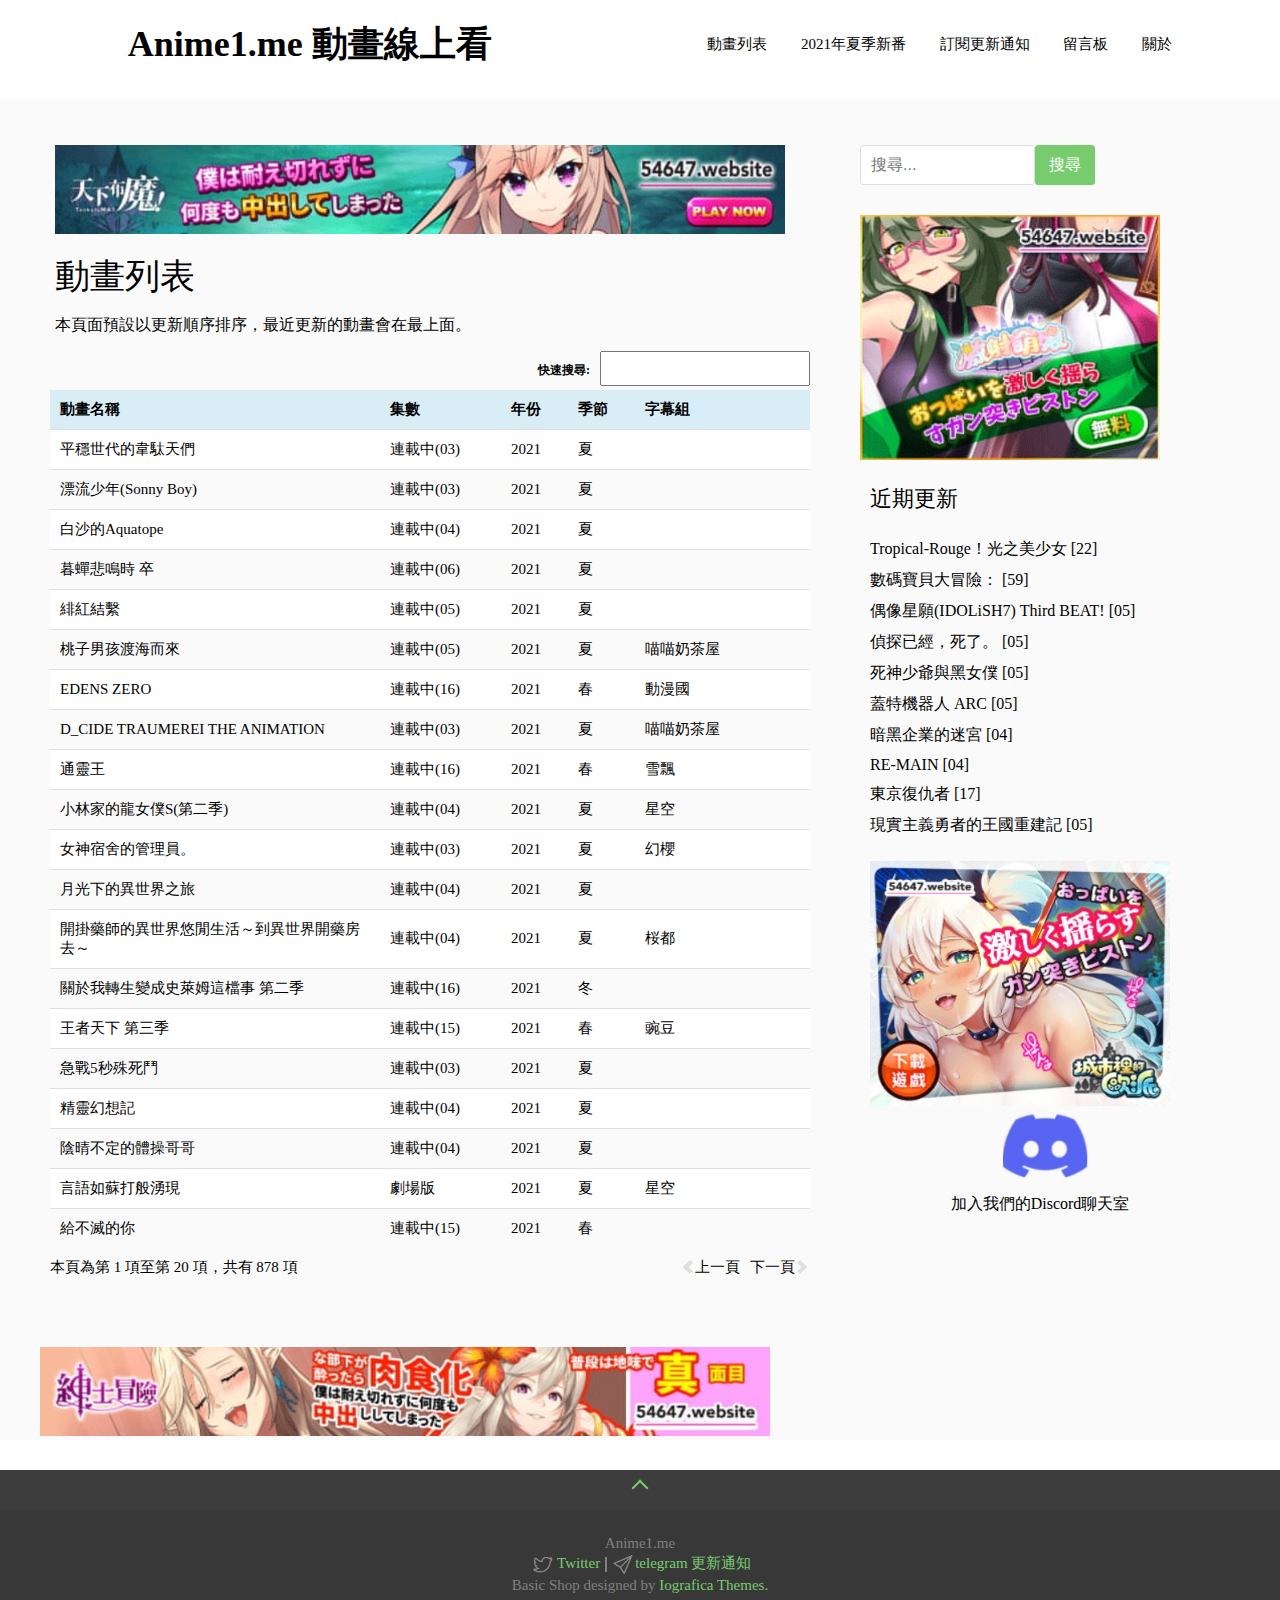
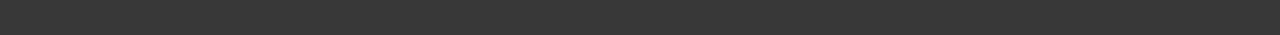
<file: Anime1.me.html>
<!DOCTYPE html>
<html lang="en">
<link href="css/Anime1.me.css" rel="stylesheet">

<head>
    <meta charset="UTF-8">
    <title>Anime1.me.動畫線上看 – 上百部動漫免費線上看</title>
    <meta name="viewport" content="width=device-width; initial-scale=1.0">
</head>

<body>
    <div class="wrapper">
        <header>
            <ul>
                <div class="left">
                    <li>
                        <a href="https://anime1.me/">Anime1.me 動畫線上看</a>
                    </li>
                </div>
                <div class="right">
                    <li>
                        <a href="https://anime1.me/">動畫列表</a>
                    </li>
                    <li>
                        <a href="https://anime1.me/2021%e5%b9%b4%e5%a4%8f%e5%ad%a3%e6%96%b0%e7%95%aa">2021年夏季新番</a>
                    </li>
                    <li>
                        <a href="https://anime1.me/notify/">訂閱更新通知</a>
                    </li>
                    <li>
                        <a href="https://anime1.me/%e7%95%99%e8%a8%80%e6%9d%bf">留言板</a>
                    </li>
                    <li>
                        <a href="https://anime1.me/%e7%95%99%e8%a8%80%e6%9d%bf">關於</a>
                    </li>
                </div>
            </ul>
        </header>
        <div class="content">
            <div class="left">
                <ul>
                    <div class="left-in">
                        <li><img src="image/Anime1/p1.jpg"></li>
                        <li class="p1">動畫列表</li>
                        <li class="p2">本頁面預設以更新順序排序，最近更新的動畫會在最上面。</li>
                    </div>
                    <div class="left-in">
                        <div class="search">
                            <label for="search">快速搜尋: </label>
                            <input type="text" placeholder="" name="search" class="search_bar">
                        </div>
                    </div>
                    <table>
                        <thead>
                            <tr>
                                <th>動畫名稱</th>
                                <th>集數</th>
                                <th>年份</th>
                                <th>季節</th>
                                <th>字幕組</th>
                            </tr>
                        </thead>
                        <tbody>
                            <tr>
                                <td>
                                    <a href="https://anime1.me/category/2021%e5%b9%b4%e5%a4%8f%e5%ad%a3/%e5%b9%b3%e7%a9%a9%e4%b8%96%e4%bb%a3%e7%9a%84%e9%9f%8b%e9%a7%84%e5%a4%a9%e5%80%91">平穩世代的韋駄天們</a>
                                </td>
                                <td>連載中(03)</td>
                                <td>2021</td>
                                <td colspan="2">夏</td>
                            </tr>
                            <tr>
                                <td>
                                    <a href="https://anime1.me/category/2021%e5%b9%b4%e5%a4%8f%e5%ad%a3/sonny-boy">漂流少年(Sonny Boy)</a>
                                </td>
                                <td>連載中(03)</td>
                                <td>2021</td>
                                <td colspan="2">夏</td>
                            </tr>
                            <tr>
                                <td>
                                    <a href="https://anime1.me/category/2021%e5%b9%b4%e5%a4%8f%e5%ad%a3/%e7%99%bd%e6%b2%99%e7%9a%84aquatope">白沙的Aquatope</a>
                                </td>
                                <td>連載中(04)</td>
                                <td>2021</td>
                                <td colspan="2">夏</td>
                            </tr>
                            <tr>
                                <td>
                                    <a href="https://anime1.me/category/2021%e5%b9%b4%e5%a4%8f%e5%ad%a3/%e6%9a%ae%e8%9f%ac%e6%82%b2%e9%b3%b4%e6%99%82-%e5%8d%92">暮蟬悲鳴時 卒</a>
                                </td>
                                <td>連載中(06)</td>
                                <td>2021</td>
                                <td colspan="2">夏</td>
                            </tr>
                            <tr>
                                <td>
                                    <a href="https://anime1.me/category/2021%e5%b9%b4%e5%a4%8f%e5%ad%a3/%e7%b7%8b%e7%b4%85%e7%b5%90%e7%b9%ab">緋紅結繫</a>
                                </td>
                                <td>連載中(05)</td>
                                <td>2021</td>
                                <td colspan="2">夏</td>
                            </tr>
                            <tr>
                                <td>
                                    <a href="https://anime1.me/category/2021%e5%b9%b4%e5%a4%8f%e5%ad%a3/%e6%a1%83%e5%ad%90%e7%94%b7%e5%ad%a9%e6%b8%a1%e6%b5%b7%e8%80%8c%e4%be%86">桃子男孩渡海而來</a>
                                </td>
                                </td>
                                <td>連載中(05)</td>
                                <td>2021</td>
                                <td>夏</td>
                                <td>喵喵奶茶屋</td>
                            </tr>
                            <tr>
                                <td>
                                    <a href="https://anime1.me/category/2021%e5%b9%b4%e6%98%a5%e5%ad%a3/edens-zero">EDENS ZERO</a>
                                </td>
                                <td>連載中(16)</td>
                                <td>2021</td>
                                <td>春</td>
                                <td>動漫國</td>
                            </tr>
                            <tr>
                                <td><a href="https://anime1.me/category/2021%e5%b9%b4%e5%a4%8f%e5%ad%a3/d-cide-traumerei">D_CIDE TRAUMEREI THE ANIMATION</a></td>
                                <td>連載中(03)</td>
                                <td>2021</td>
                                <td>夏</td>
                                <td>喵喵奶茶屋</td>
                            </tr>
                            <tr>
                                <td><a href="https://anime1.me/category/2021%e5%b9%b4%e6%98%a5%e5%ad%a3/%e9%80%9a%e9%9d%88%e7%8e%8b">通靈王</a></td>
                                <td>連載中(16)</td>
                                <td>2021</td>
                                <td>春</td>
                                <td>雪飄</td>
                            </tr>
                            <tr>
                                <td><a href="https://anime1.me/category/2021%e5%b9%b4%e5%a4%8f%e5%ad%a3/%e5%b0%8f%e6%9e%97%e5%ae%b6%e7%9a%84%e9%be%8d%e5%a5%b3%e5%83%95s">小林家的龍女僕S(第二季)</a></td>
                                <td>連載中(04)</td>
                                <td>2021</td>
                                <td>夏</td>
                                <td>星空</td>
                            </tr>
                            <tr>
                                <td><a href="https://anime1.me/category/2021%e5%b9%b4%e5%a4%8f%e5%ad%a3/%e5%a5%b3%e7%a5%9e%e5%ae%bf%e8%88%8d%e7%9a%84%e7%ae%a1%e7%90%86%e5%93%a1">女神宿舍的管理員。</a></td>
                                <td>連載中(03)</td>
                                <td>2021</td>
                                <td>夏</td>
                                <td>幻櫻</td>
                            </tr>
                            <tr>
                                <td><a href="https://anime1.me/category/2021%e5%b9%b4%e5%a4%8f%e5%ad%a3/%e6%9c%88%e5%85%89%e4%b8%8b%e7%9a%84%e7%95%b0%e4%b8%96%e7%95%8c%e4%b9%8b%e6%97%85">月光下的異世界之旅</a></td>
                                <td>連載中(04)</td>
                                <td>2021</td>
                                <td colspan="2">夏</td>
                            </tr>
                            <tr>
                                <td><a href="https://anime1.me/category/2021%e5%b9%b4%e5%a4%8f%e5%ad%a3/%e9%96%8b%e6%8e%9b%e8%97%a5%e5%b8%ab%e7%9a%84%e7%95%b0%e4%b8%96%e7%95%8c%e6%82%a0%e9%96%92%e7%94%9f%e6%b4%bb">開掛藥師的異世界悠閒生活～到異世界開藥房去～</a></td>
                                <td>連載中(04)</td>
                                <td>2021</td>
                                <td>夏</td>
                                <td>桜都</td>
                            </tr>
                            <tr>
                                <td><a href="https://anime1.me/category/2021%e5%b9%b4%e5%86%ac%e5%ad%a3/%e9%97%9c%e6%96%bc%e6%88%91%e8%bd%89%e7%94%9f%e8%ae%8a%e6%88%90%e5%8f%b2%e8%90%8a%e5%a7%86%e9%80%99%e6%aa%94%e4%ba%8b-%e7%ac%ac%e4%ba%8c%e5%ad%a3">關於我轉生變成史萊姆這檔事 第二季</a></td>
                                <td>連載中(16)</td>
                                <td>2021</td>
                                <td colspan="2">冬</td>
                            </tr>
                            <tr>
                                <td><a href="https://anime1.me/category/2021%e5%b9%b4%e6%98%a5%e5%ad%a3/%e7%8e%8b%e8%80%85%e5%a4%a9%e4%b8%8b-%e7%ac%ac%e4%b8%89%e5%ad%a3">王者天下 第三季</a></td>
                                <td>連載中(15)</td>
                                <td>2021</td>
                                <td>春</td>
                                <td>豌豆</td>
                            </tr>
                            <tr>
                                <td><a href="https://anime1.me/category/2021%e5%b9%b4%e5%a4%8f%e5%ad%a3/%e6%80%a5%e6%88%b05%e7%a7%92%e6%ae%8a%e6%ad%bb%e9%ac%a5">急戰5秒殊死鬥</a></td>
                                <td>連載中(03)</td>
                                <td>2021</td>
                                <td colspan="2">夏</td>
                            </tr>
                            <tr>
                                <td><a href="https://anime1.me/category/2021%e5%b9%b4%e5%a4%8f%e5%ad%a3/%e7%b2%be%e9%9d%88%e5%b9%bb%e6%83%b3%e8%a8%98">精靈幻想記</a></td>
                                <td>連載中(04)</td>
                                <td>2021</td>
                                <td colspan="2">夏</td>
                            </tr>
                            <tr>
                                <td><a href="https://anime1.me/category/2021%e5%b9%b4%e5%a4%8f%e5%ad%a3/%e9%99%b0%e6%99%b4%e4%b8%8d%e5%ae%9a%e7%9a%84%e9%ab%94%e6%93%8d%e5%93%a5%e5%93%a5">陰晴不定的體操哥哥</a></td>
                                <td>連載中(04)</td>
                                <td>2021</td>
                                <td colspan="2">夏</td>
                            </tr>
                            <tr>
                                <td><a href="https://anime1.me/category/2021%e5%b9%b4%e5%a4%8f%e5%ad%a3/%e8%a8%80%e8%aa%9e%e5%a6%82%e8%98%87%e6%89%93%e8%88%ac%e6%b9%a7%e7%8f%be">言語如蘇打般湧現</a></td>
                                <td>劇場版</td>
                                <td>2021</td>
                                <td>夏</td>
                                <td>星空</td>
                            </tr>
                            <tr>
                                <td><a href="https://anime1.me/category/2021%e5%b9%b4%e6%98%a5%e5%ad%a3/%e7%b5%a6%e4%b8%8d%e6%bb%85%e7%9a%84%e4%bd%a0">給不滅的你</a></td>
                                <td>連載中(15)</td>
                                <td>2021</td>
                                <td colspan="2">春</td>
                            </tr>
                        </tbody>
                        <tfoot>
                            <tr>
                                <td colspan="4">本頁為第 1 項至第 20 項，共有 878 項</td>
                                <td>
                                    <p><i class="left-arrow"></i>上一頁</p>
                                    <p>下一頁<i class="right-arrow"></i></p>
                                </td>
                            </tr>
                        </tfoot>
                    </table>
                    <div class="left-in">
                        <li><img src="image/Anime1/p2.jpg" class="p2"></li>
                    </div>
                </ul>
            </div>
            <div class="right">
                <div class="search_2">
                    <input type="text" placeholder="搜尋..." class="search_bar2">
                    <input type="button" value="搜尋" class="button">
                </div>
                <div class="right-in">
                    <img src="image/Anime1/p3.jpg" class="p3">
                </div>
                <div class="right-in">
                    <ul>
                        <p>近期更新</p>
                        <li>
                            <a href="https://anime1.me/15690">Tropical-Rouge！光之美少女 [22]</a>
                        </li>
                        <li>
                            <a href="https://anime1.me/15689">數碼寶貝大冒險： [59]</a>
                        </li>
                        <li>
                            <a href="https://anime1.me/15688">偶像星願(IDOLiSH7) Third BEAT! [05]</a>
                        </li>
                        <li>
                            <a href="https://anime1.me/15687">偵探已經，死了。 [05]</a>
                        </li>
                        <li>
                            <a href="https://anime1.me/15686">死神少爺與黑女僕 [05]</a>
                        </li>
                        <li>
                            <a href="https://anime1.me/15685">蓋特機器人 ARC [05]</a>
                        </li>
                        <li>
                            <a href="https://anime1.me/15684">暗黑企業的迷宮 [04]</a>
                        </li>
                        <li>
                            <a href="https://anime1.me/15683">RE-MAIN [04] </a>
                        </li>
                        <li>
                            <a href="https://anime1.me/15682">東京復仇者 [17]</a>
                        </li>
                        <li>
                            <a href="https://anime1.me/15680">現實主義勇者的王國重建記 [05]</a>
                        </li>
                    </ul>
                </div>
                <div class="right-in">
                    <img src="image/Anime1/p4.jpg" class="p4">
                </div>
                <div class="right-in">
                    <a><img src="image/Anime1/p5.jpg" class="p5"></a>
                    <a>加入我們的Discord聊天室</a>
                </div>
            </div>
        </div>
        <footer>
            <div class="footer-in">
                <a><i class="up-arrow"></i></a>
            </div>
            <div class="footer-in">
                <p>Anime1.me</p>
                <div class="media">
                    <p>
                        <a href="https://twitter.com/Anime1Me"><img src="image/Anime1/twitter.jpg"> Twitter</a>
                        <hr>
                        <a href="https://t.me/anime1notify"><img src="image/Anime1/telegram.jpg">telegram 更新通知</a>
                    </p>
                </div>
                <p>Basic Shop designed by <a href="https://iograficathemes.com/">Iografica Themes.</a></p>
            </div>
        </footer>
    </div>
</body>

</html>
</file>
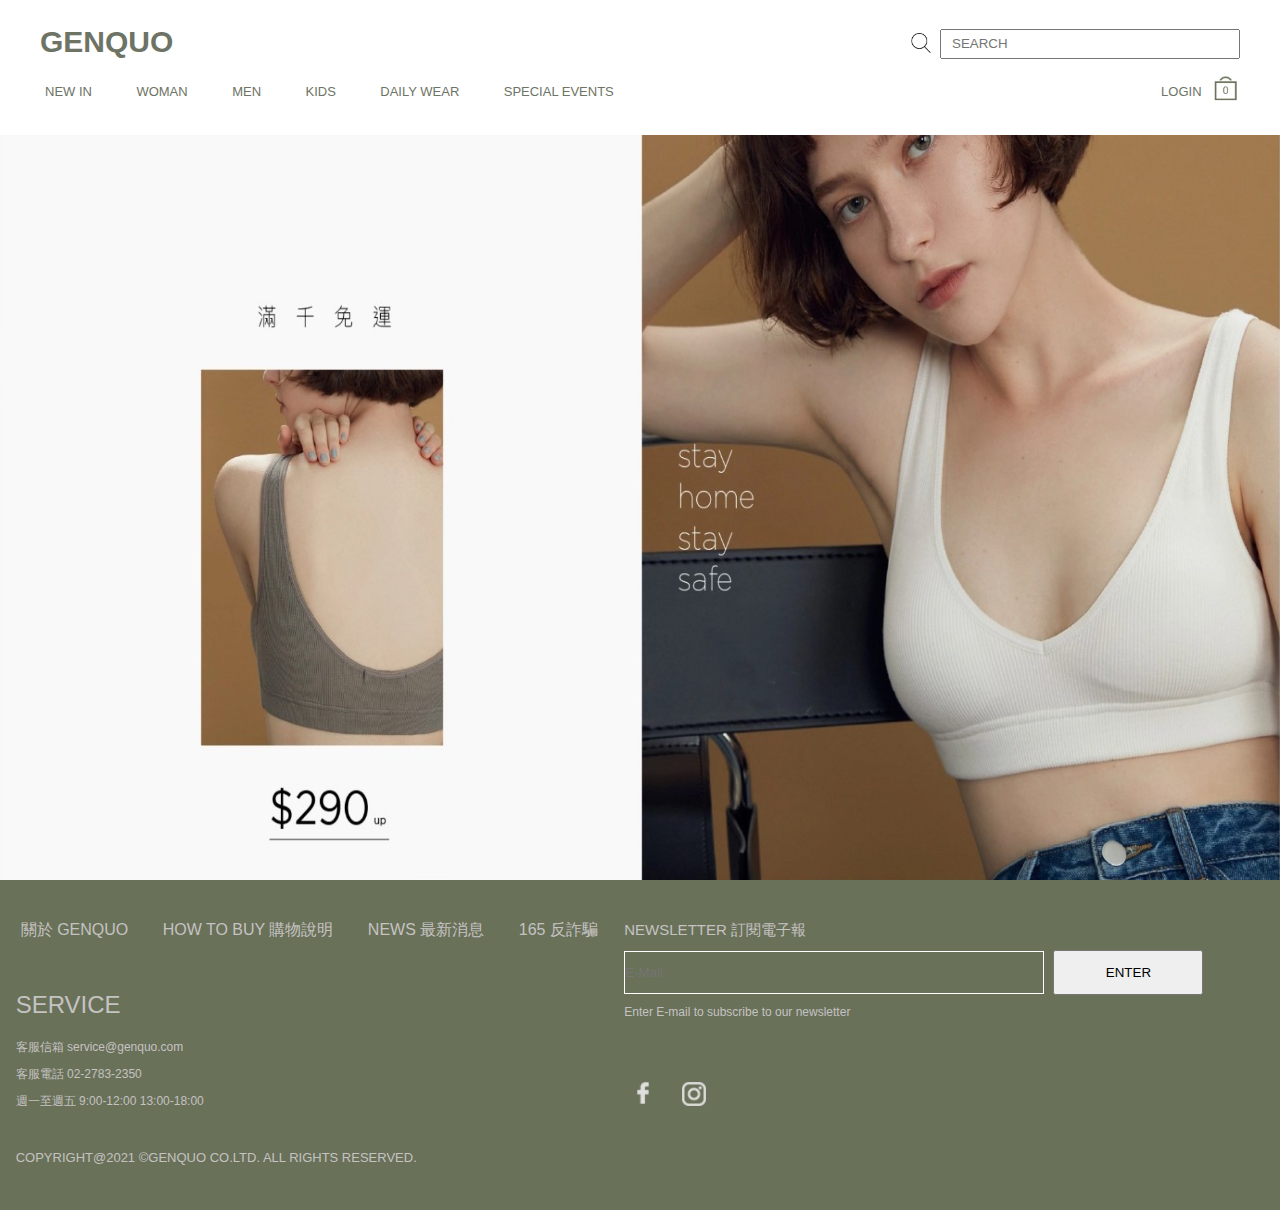
<file: GENQUO.html>
<!DOCTYPE html>
<html lang="en">
<link href="css/GENQUO.css" rel="stylesheet">

<head>
    <meta charset="UTF-8">
    <title>GENQUO微日慢著love & beloved</title>
    <meta name="viewport" content="width=device-width; initial-scale=1.0">
</head>

<body>
    <div class="wrapper">
        <header>
            <div class="banner">
                <div class="banner_left">
                    <a href="https://www.genquo.com/zh-tw/">GENQUO</a>
                </div>
                <div class="banner_right">
                    <a><img src="image/GENQUO/search.png"></a>
                    <input type="text" placeholder="SEARCH" class="search_bar">
                </div>
            </div>
            <nav>
                <ul>
                    <div class="n_left">
                        <li><a href="https://www.genquo.com/zh-tw/recent">NEW IN</a></li>
                        <li><a href="https://www.genquo.com/zh-tw/category/women">WOMAN</a></li>
                        <li><a href="https://www.genquo.com/zh-tw/category/men">MEN</a></li>
                        <li><a href="https://www.genquo.com/zh-tw/category/kids">KIDS</a></li>
                        <li><a href="https://www.genquo.com/zh-tw/mag">DAILY WEAR</a></li>
                        <li><a href="https://www.genquo.com/zh-tw/category/women/specialplan">SPECIAL EVENTS</a></li>
                    </div>
                    <div class="n_right">
                        <li>
                            <a href="">LOGIN</a>
                        </li>
                        <img src="image/GENQUO/shopping-bag.jpg">
                    </div>
                </ul>
            </nav>
        </header>
        <div class="content">
            <div class="content-in">
                <img src="image/GENQUO/img.jpg">
            </div>
        </div>
        <footer>
            <div class="footer-in">
                <div class="f_left">
                    <ul>
                        <div class="left-top">
                            <li>
                                <a href="https://www.genquo.com/zh-tw/about#0">關於 GENQUO</a>
                            </li>
                            <li>
                                <a href="https://www.genquo.com/zh-tw/notice#0-0">HOW TO BUY 購物說明</a>
                            </li>
                            <li>
                                <a href="https://www.genquo.com/zh-tw/news">NEWS 最新消息</a>
                            </li>
                            <li>
                                <a href="https://www.genquo.com/zh-tw/news/2">165 反詐騙</a>
                            </li>
                        </div>
                        <div class="left-middle">
                            <li>SERVICE</li>
                            <li>客服信箱 service@genquo.com</li>
                            <li>客服電話 02-2783-2350</li>
                            <li>週一至週五 9:00-12:00 13:00-18:00</li>
                        </div>
                        <div class="left-bottom">
                            <li>COPYRIGHT@2021 ©GENQUO CO.LTD. ALL RIGHTS RESERVED.</li>
                        </div>
                    </ul>
                </div>
                <div class="f_right">
                    <ul>
                        <div class="right-top">
                            <li>NEWSLETTER 訂閱電子報</li>
                        </div>
                        <div class="right-middle">
                            <input type="text" placeholder="E-Mail" class="email">
                            <input type="submit" value="ENTER" class="enter">
                            <li>Enter E-mail to subscribe to our newsletter</li>
                        </div>
                        <div class="right-bottom">
                            <img src="image/GENQUO/fb.jpg">
                            <img src="image/GENQUO/ig.jpg">
                        </div>
                    </ul>
                </div>
            </div>
        </footer>
    </div>
</body>

</html>
</file>
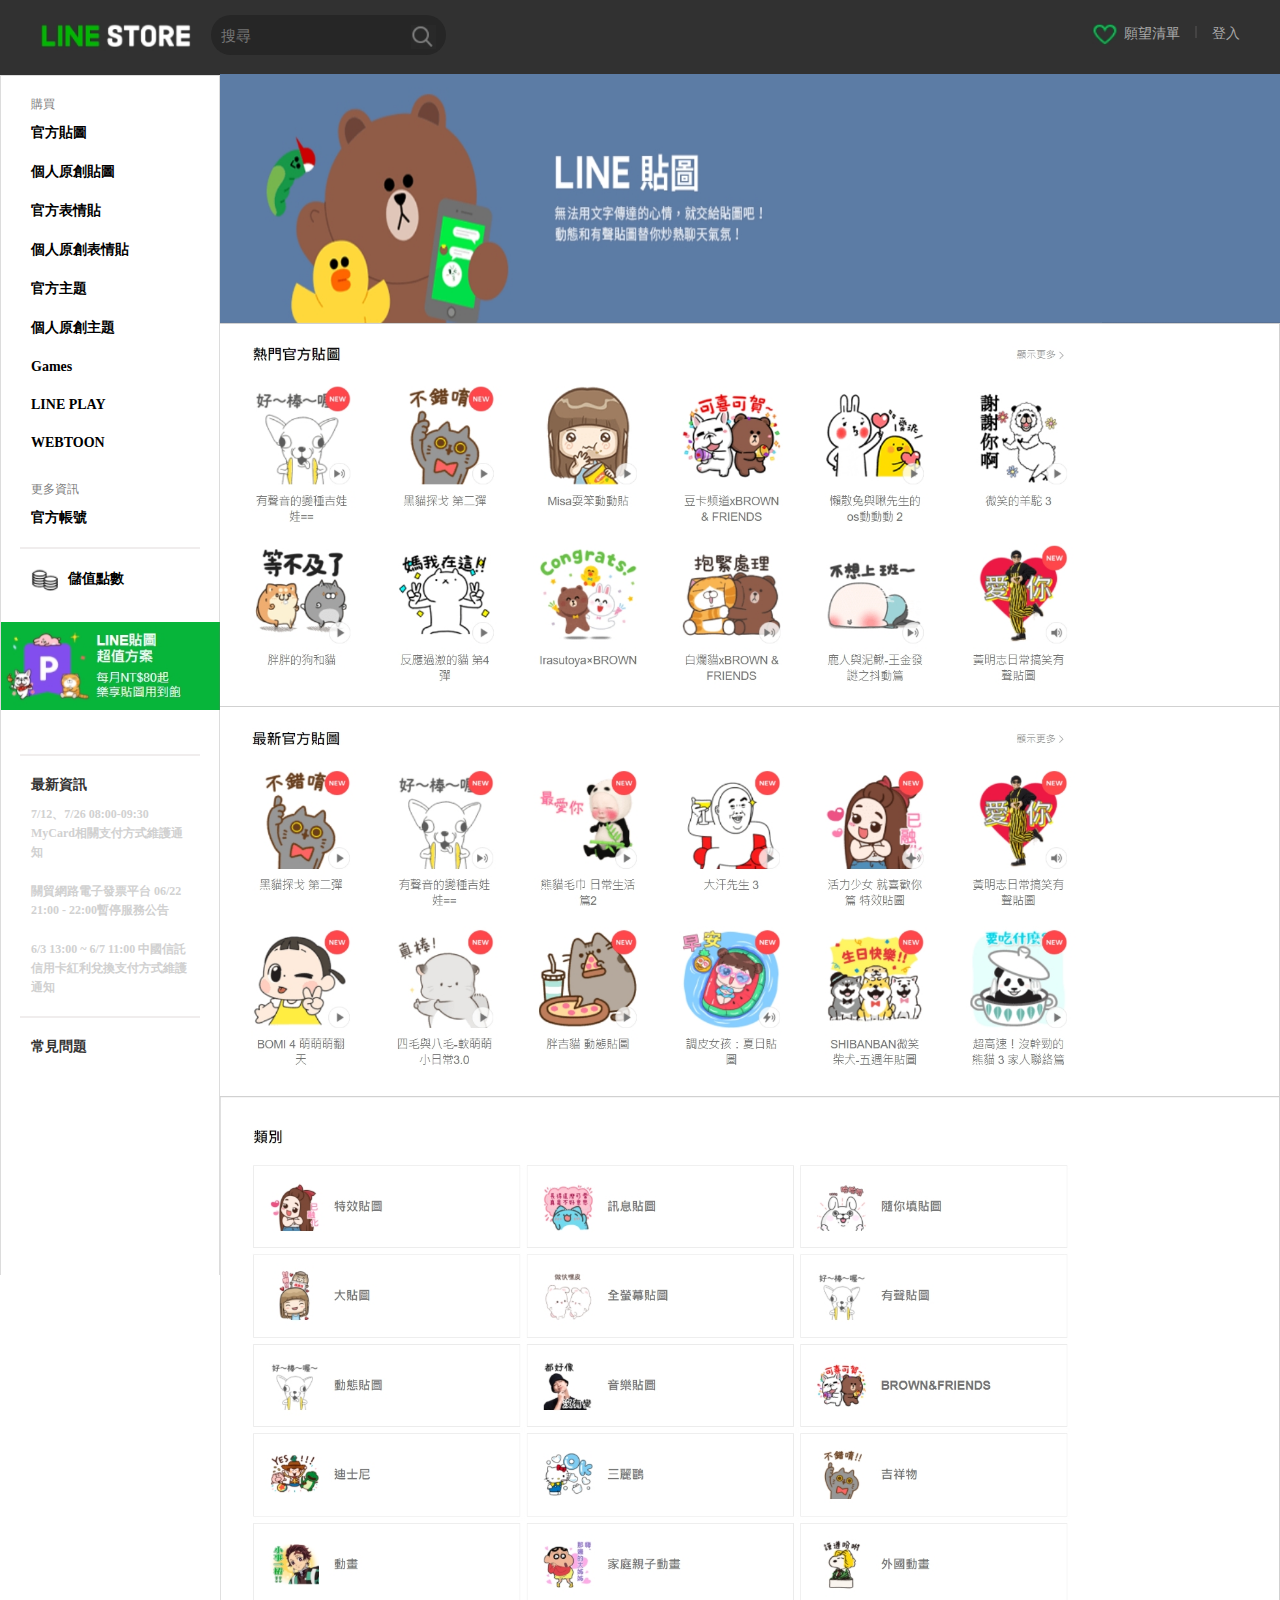
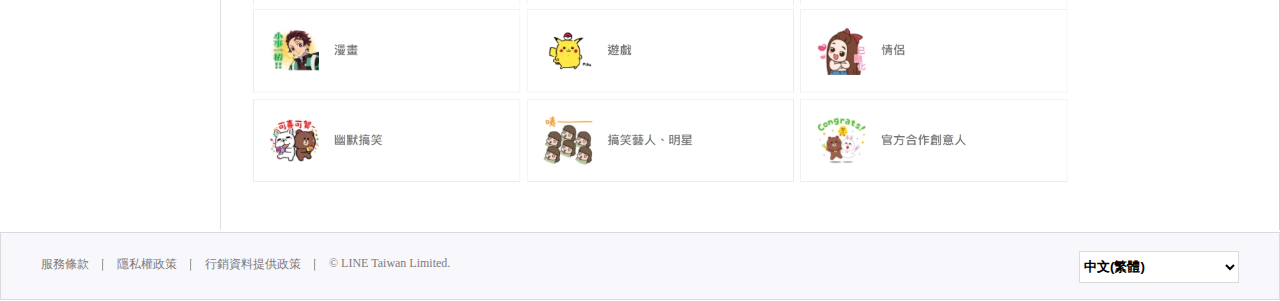
<file: LINE Sticker.html>
<!DOCTYPE html>
<html lang="en">
<link href="css/LINE Sticker.css" rel="stylesheet">

<head>
    <meta charset="UTF-8">
    <title>LINE官方貼圖 - 最夯最新的貼圖 | LINE STORE</title>
    <meta name="viewport" content="width=device-width; initial-scale=1.0">
</head>

<body>
    <div class="wrapper">
        <header>
            <ul>
                <div class="left">
                    <li>
                        <a href="https://store.line.me/home/zh-Hant"><img src="image/LINE/LINE Store.jpg" class="linestore"></a>
                    </li>
                    <li><input type="text" placeholder="搜尋" class="search_bar"></li>
                    <li><img src="image/LINE/search.jpg" class="search"></li>
                </div>
                <div class="right">
                    <li><img src="image/LINE/list.jpg" class="list"><a href="https://access.line.me/oauth2/v2.1/login?loginState=pjOl114CnR0Trhi6paBe8K&loginChannelId=1376922440&returnUri=%2Foauth2%2Fv2.1%2Fauthorize%2Fconsent%3Fscope%3Dprofile%2Bfriends%2Bmessage.write%2Badd_own_official_accounts%26response_type%3Dcode%26code_challenge_method%3DS256%26state%3DyZShhtgoIh%26redirect_uri%3Dhttps%253A%252F%252Fstore.line.me%252FloginResult%253Ffid%253D19bbb3c3%26code_challenge%3D5TGg8huJJyy_nl17z3vvZ7Q4nxSoG5zDjxkimvJCrsg%26client_id%3D1376922440#/">願望清單</a></li>
                    <hr>
                    <li><a href="https://access.line.me/oauth2/v2.1/login?loginState=pjOl114CnR0Trhi6paBe8K&loginChannelId=1376922440&returnUri=%2Foauth2%2Fv2.1%2Fauthorize%2Fconsent%3Fscope%3Dprofile%2Bfriends%2Bmessage.write%2Badd_own_official_accounts%26response_type%3Dcode%26code_challenge_method%3DS256%26state%3DyZShhtgoIh%26redirect_uri%3Dhttps%253A%252F%252Fstore.line.me%252FloginResult%253Ffid%253D19bbb3c3%26code_challenge%3D5TGg8huJJyy_nl17z3vvZ7Q4nxSoG5zDjxkimvJCrsg%26client_id%3D1376922440#/">登入</a></li>
                </div>
            </ul>
        </header>
        <div class="w_content">
            <div class="sidebar">
                <ul>
                    <li>購買</li>
                    <li>
                        <a href="https://store.line.me/stickershop/home/general/zh-Hant">官方貼圖</a>
                    </li>
                    <li>
                        <a href="https://store.line.me/stickershop/home/user/zh-Hant">個人原創貼圖</a>
                    </li>
                    <li>
                        <a href="https://store.line.me/emojishop/home/general/zh-Hant">官方表情貼</a>
                    </li>
                    <li>
                        <a href="https://store.line.me/emojishop/home/creators/zh-Hant">個人原創表情貼</a>
                    </li>
                    <li>
                        <a href="https://store.line.me/themeshop/home/zh-Hant">官方主題</a>
                    </li>
                    <li>
                        <a href="https://store.line.me/themeshop/home/creators/zh-Hant">個人原創主題</a>
                    </li>
                    <li>
                        <a href="https://store.line.me/game/zh-Hant">Games</a>
                    </li>
                    <li>
                        <a href="https://store.line.me/family/play/zh-Hant">LINE PLAY</a>
                    </li>
                    <li>
                        <a href="https://store.line.me/naver/webtoon/zh-Hant">WEBTOON</a>
                    </li>
                </ul>
                <ul>
                    <li>更多資訊</li>
                    <li>
                        <a href="https://store.line.me/officialaccount/zh-Hant">官方帳號</a>
                    </li>
                </ul>
                <hr>
                <ul>
                    <li><img src="image/LINE/point.jpg" class="point">
                        <a href="https://access.line.me/oauth2/v2.1/login?loginState=pjOl114CnR0Trhi6paBe8K&loginChannelId=1376922440&returnUri=%2Foauth2%2Fv2.1%2Fauthorize%2Fconsent%3Fscope%3Dprofile%2Bfriends%2Bmessage.write%2Badd_own_official_accounts%26response_type%3Dcode%26code_challenge_method%3DS256%26state%3DyZShhtgoIh%26redirect_uri%3Dhttps%253A%252F%252Fstore.line.me%252FloginResult%253Ffid%253D19bbb3c3%26code_challenge%3D5TGg8huJJyy_nl17z3vvZ7Q4nxSoG5zDjxkimvJCrsg%26client_id%3D1376922440#/">儲值點數</a>
                    </li>
                    <li>
                        <a href="https://store.line.me/stickers-premium/landing/zh-Hant"><img src="image/LINE/point_2.jpg" class="point_2"></a>
                    </li>
                </ul>
                <hr>
                <ul class="ul">
                    <li>
                        <a href="https://store.line.me/notice/list/zh-Hant">最新資訊</a>
                    </li>
                    <li>
                        <a href="https://store.line.me/notice/20169134/zh-Hant">7/12、7/26 08:00-09:30 MyCard相關支付方式維護通知</a>
                    </li>
                    <li>
                        <a href="https://store.line.me/notice/20167365/zh-Hant">關貿網路電子發票平台 06/22 21:00 - 22:00暫停服務公告</a>
                    </li>
                    <li>
                        <a href="https://store.line.me/notice/20166759/zh-Hant">6/3 13:00 ~ 6/7 11:00 中國信託信用卡紅利兌換支付方式維護通知</a>
                    </li>
                </ul>
                <hr>
                <ul class="ul">
                    <li>
                        <a href="https://help.line.me/webstore/web?lang=zh-Hant">常見問題</a>
                    </li>
                </ul>
            </div>
            <div class="content">
                <div class="content-in">
                    <img src="image/LINE/content.jpg" class="content_1">
                </div>
                <div class="content-in">
                    <img src="image/LINE/part1.jpg">
                </div>
                <div class="content-in">
                    <img src="image/LINE/part2.jpg">
                </div>
                <div class="content-in">
                    <img src="image/LINE/part3.jpg">
                </div>
                <div class="content-in">
                    <img src="image/LINE/part4.jpg">
                </div>
            </div>
        </div>
        <footer>
            <ul>
                <div class="left">
                    <li>
                        <a href="https://store.line.me/terms/zh-Hant">服務條款</a>
                    </li>
                    <hr>
                    <li>
                        <a href="https://terms.line.me/line_tw_privacy_policy?lang=zh-Hant">隱私權政策</a>
                    </li>
                    <hr>
                    <li>
                        <a href="https://store.line.me/terms/taiwan_mktpp/zh-Hant">行銷資料提供政策</a>
                    </li>
                    <hr>
                    <li>© LINE Taiwan Limited.</li>
                </div>
                <div class="right">
                    <li>
                        <select class="language">
                            <option value="中文(繁體)">中文(繁體)</option>
                            <option value="中文(簡體)">中文(簡體)</option>
                            <option value="日本語">日本語</option>
                            <option value="English">English</option>
                        </select>
                    </li>
                </div>
            </ul>
        </footer>
    </div>
</body>

</html>
</file>
<file: css/Anime1.me.css>
* {
    box-sizing: border-box;
    -moz-box-sizing: border-box;
    -webkit-box-sizing: border-box;
    margin: 0;
    padding: 0;
}

body {
    font-family: Microsoft JhengHei;
}

.wrapper {
    width: 100%;
    min-width: 1200px;
    height: 100%;
    min-height: 1200px;
}

ul {
    list-style: none;
}

header {
    width: 100%;
    min-width: 1200px;
    height: 100px;
}

header ul {
    display: flex;
    flex-direction: row;
    justify-content: space-around;
    align-items: center;
    padding-top: 20px;
}

header li {
    display: inline;
    margin: 15px;
}

header a,
table a,
.right-in a {
    color: black;
    text-decoration-line: none;
}

header a:hover,
table a:hover,
.right-in a:hover {
    color: rgb(113, 221, 4);
}

header .left a:hover {
    color: black;
}

header .left {
    font-size: 36px;
    font-weight: bolder;
    margin-left: 20px;
}

header .right {
    font-size: 15px;
}

.content {
    width: 100%;
    min-width: 1200px;
    height: 100%;
    min-height: 200px;
    display: flex;
    flex-direction: row;
    justify-content: center;
    background-color: #FAFAFA;
}

.left-in img {
    width: 730px;
}

.content .left {
    width: 800px;
    height: 100%;
    min-height: 200px;
    padding-top: 30px;
    align-items: flex-start;
}

.content .left-in:first-of-type li {
    margin: 15px;
}

.p1 {
    font-size: 35px;
}

.search {
    float: right;
    margin-bottom: 1px;
    margin-right: 30px;
    display: flex;
    align-items: baseline;
}

label {
    font-size: 12px;
    font-weight: 700;
    margin: 10px;
}

.search_bar {
    width: 210px;
    height: 35px;
    padding: 10px;
    font-size: 14px;
    font-weight: 700;
}

table {
    width: 760px;
    border-collapse: collapse;
    font-size: 15px;
    margin-left: 10px;
}

thead {
    text-align: left;
    background-color: #D9EDF6;
    height: 30px;
    border-bottom: 1px solid #dfdfdf;
}

th:hover {
    background-color: rgb(41, 163, 235);
}

tbody tr:hover,
tbody tr:nth-child(odd):hover {
    background-color: rgb(231, 230, 230);
}

th,
td {
    padding: 10px;
}

th:first-of-type {
    width: 330px;
}

tbody tr {
    height: 30px;
    border-bottom: 1px solid #dfdfdf;
}

tbody tr:last-of-type {
    border-bottom: none;
}

tbody tr:nth-child(odd) {
    background-color: white;
}

i {
    border: solid #dfdfdf;
    border-width: 0 4px 4px 0;
    display: inline-block;
    padding: 3px;
}

.right-arrow {
    transform: rotate(-45deg);
    -webkit-transform: rotate(-45deg);
}

.left-arrow {
    transform: rotate(135deg);
    -webkit-transform: rotate(135deg);
}

tfoot td {
    padding: 0px;
    padding-top: 5px;
}

tfoot td:nth-child(2) {
    display: flex;
    float: right;
    flex-direction: row;
}

tfoot td:nth-child(2) p {
    margin: 5px;
}

tfoot td:nth-child(2) p:hover {
    text-decoration: underline;
}

.p2 {
    margin-top: 65px;
}

.content .right {
    width: 400px;
    padding: 20px;
    padding-top: 45px;
}

.search_2 {
    display: flex;
    flex-direction: row;
    align-items: center;
}

.search_2 input {
    font-size: 16px;
}

.search_bar2 {
    height: 40px;
    width: 175px;
    border-radius: 3px;
    padding: 10px;
    border: 0.1px solid #dfdfdf;
}

.button {
    background-color: #77cc6d;
    color: white;
    height: 40px;
    width: 60px;
    margin-left: -0.5px;
    border-radius: 3px;
    border: 0.1px solid #77cc6d;
}

.right-in img {
    width: 300px;
    height: 245px;
}

.right-in p {
    margin-top: 20px;
    margin-bottom: 25px;
    margin-left: 10px;
    font-size: 22px;
}

.right-in li {
    margin: 10px;
}

.p3 {
    margin-top: 30px;
}

.p4 {
    margin-top: 15px;
    margin-left: 10px;
}

.right-in:last-of-type {
    display: flex;
    flex-direction: column;
}

.right-in:last-of-type a {
    text-align: center;
}

.right-in .p5 {
    width: 360px;
    height: 80px;
    margin-left: -40px;
}

footer {
    width: 100%;
    height: 100%;
    min-width: 1200px;
    background-color: #383838;
    text-align: center;
    margin-top: 30px;
}

.footer-in:nth-child(2) {
    height: 100px;
    margin-top: 25px;
    font-size: 15px;
    color: gray;
}

.footer-in i {
    border: solid #77cc6d;
    border-width: 0 2px 2px 0;
    display: inline-block;
    padding: 5px;
}

.up-arrow {
    transform: rotate(-135deg);
    -webkit-transform: rotate(-135deg);
}

.footer-in:first-of-type {
    background-color: #3D3D3D;
    height: 40px;
    text-align: center;
    padding-top: 10px;
}

.media {
    display: flex;
    flex-direction: row;
    justify-content: center;
    align-items: center;
}

.media hr {
    height: 15px;
    border: 0.1px solid;
    margin: 5px;
}

.media img {
    vertical-align: middle;
}

.footer-in:nth-child(2) a {
    color: #77cc6d;
    text-decoration-line: none;
}

.footer-in:nth-child(2) a:hover {
    color: white;
}
</file>
<file: css/GENQUO.css>
* {
    box-sizing: border-box;
    -moz-box-sizing: border-box;
    -webkit-box-sizing: border-box;
    margin: 0;
    padding: 0;
}

body {
    font-family: -apple-system, BlinkMacSystemFont, 'Segoe UI', Roboto, Oxygen, Ubuntu, Cantarell, 'Open Sans', 'Helvetica Neue', sans-serif;
}

.wrapper {
    width: 100%;
    min-width: 1200px;
    height: 100%;
    min-height: 1200px;
}

ul {
    list-style: none;
}

header {
    position: fixed;
    top: 0;
    display: flex;
    flex-direction: column;
    width: 100%;
    min-width: 1200px;
    background-color: white;
    height: 135px;
    z-index: 5;
}

.banner {
    width: 1200px;
    display: flex;
    flex-direction: row;
    justify-content: space-between;
    margin: 0 auto;
    margin-top: 25px;
}

.banner_left a {
    color: #6D7365;
    font-size: 30px;
    font-weight: 600;
    text-decoration-line: none;
}

.banner_right {
    align-items: baseline;
    padding-top: 3px;
}

.banner_right img {
    position: relative;
    top: 5px;
    width: 20px;
    height: 20px;
    margin-right: 5px;
}

.search_bar {
    width: 300px;
    height: 30px;
    padding-left: 10px;
}

nav {
    width: 1200px;
    height: 40px;
    margin: 0 auto;
    margin-top: 15px;
}

.n_right img {
    width: 30px;
    height: 30px;
    margin-bottom: 5px;
    vertical-align: middle;
}

nav ul {
    display: flex;
    flex-direction: row;
    justify-content: space-between;
    align-items: baseline;
    margin-left: -15px;
}

nav li {
    display: inline;
    margin: 20px;
}

.n_right li {
    margin-right: 4px;
}

nav a {
    color: #6D7365;
    text-decoration-line: none;
    font-size: 13px;
}

.content {
    position: relative;
    top: 135px;
    width: 100%;
    min-width: 1200px;
    height: 75px;
    background-color: teal;
}

.content-in img {
    width: 100%;
    min-width: 1200px;
    height: 750px;
}

footer {
    position: relative;
    top: 805px;
    height: 330px;
    background-color: #697159;
}

.footer-in {
    display: flex;
    flex-direction: row;
    align-items: baseline;
    justify-content: space-around;
    width: 100%;
    height: 330px;
    margin: 0 auto;
    padding-top: 40px;
}

.f_left ul {
    display: flex;
    flex-direction: column;
}

.left-top li {
    display: inline;
    margin: 15px;
}

.left-top a {
    color: rgb(197, 194, 194);
    text-decoration-line: none;
}

.left-middle {
    margin-top: 40px;
    font-size: 12px;
    color: rgb(197, 194, 194);
}

.left-middle li {
    margin: 10px;
}

.left-middle li:nth-child(1) {
    font-size: 24px;
    margin-bottom: 20px;
}

.left-bottom {
    margin: 10px;
    margin-top: 30px;
    font-size: 13px;
    color: rgb(197, 194, 194);
}

.f_right {
    width: 650px;
    color: rgb(197, 194, 194);
    font-size: 15px;
}

.right-middle {
    margin-top: 10px;
}

.right-middle li {
    font-size: 12px;
    margin-top: 10px;
}

.email {
    height: 43px;
    width: 420px;
    background-color: #697159;
    border: 0.5px solid white;
}

.enter {
    height: 45px;
    width: 150px;
    margin-left: 5px;
}

.right-bottom {
    margin-top: 50px;
}

.right-bottom img {
    margin: 10px;
}
</file>
<file: css/LINE Sticker.css>
* {
    box-sizing: border-box;
    -moz-box-sizing: border-box;
    -webkit-box-sizing: border-box;
    margin: 0;
    padding: 0;
}

body {
    font-family: Microsoft JhengHei;
}

.wrapper {
    width: 100%;
    min-width: 1200px;
    height: 100%;
    min-height: 1200px;
}

ul {
    list-style: none;
}

header {
    width: 100%;
    min-width: 1200px;
    background-color: #313131;
    height: 75px;
}

header ul {
    display: flex;
    flex-direction: row;
    justify-content: space-between;
    padding: 5px 30px;
}

header li {
    display: inline;
    margin: 10px;
}

header .left,
header .right {
    display: flex;
    flex-direction: row;
    align-items: baseline;
}

header .right {
    margin-top: 8px;
}

header img {
    vertical-align: middle;
}

.linestore {
    height: 28px;
}

.search_bar {
    height: 40px;
    width: 235px;
    padding: 10px;
    background-color: #262626;
    border: none;
    border-radius: 20px;
    font-size: 15px;
}

.search {
    z-index: 5;
    margin-left: -55px;
    height: 24px;
}

.list {
    margin-right: 5px;
    height: 22px;
}

header hr {
    height: 12px;
    border: 0.1px solid;
    color: rgb(68, 67, 67);
    margin: 5px;
}

header a {
    color: darkgrey;
    text-decoration-line: none;
    font-size: 14px;
}

header a:hover,
header a:visited {
    color: darkgrey;
    text-decoration: underline 1px solid;
}

.w_content {
    display: flex;
    flex-direction: row;
    width: 100%;
    min-width: 1200px;
    height: 100%;
    min-height: 900px;
}

.sidebar {
    width: 220px;
    height: 100%;
    min-height: 1200px;
    float: left;
    border: 1px solid gainsboro;
    border-bottom: none;
}

.sidebar ul {
    margin: 10px;
}

.sidebar ul:nth-child(2) {
    margin-top: 30px;
}

.sidebar li {
    margin: 20px;
}

.sidebar a {
    font-size: 14px;
    color: black;
    font-weight: bolder;
    text-decoration-line: none;
}

.sidebar a:hover {
    color: rgb(6, 233, 6);
}

.sidebar ul li:nth-child(1) {
    font-size: 12px;
    margin-bottom: -10px;
    color: gray;
}

.sidebar hr {
    border: 0.1px solid rgb(240, 237, 237);
    width: 180px;
    margin: 0 auto;
}

.point {
    vertical-align: middle;
    margin-right: 5px;
}

.point_2 {
    margin: 20px 0;
    width: 220px;
    margin-left: -30px;
}

.ul li:first-of-type a {
    color: rgb(53, 52, 52);
    font-size: 14px;
    font-weight: 600;
}

.ul a {
    color: rgb(209, 209, 209);
    font-size: 12px;
}

.ul a:hover {
    text-decoration: underline;
    color: rgb(209, 209, 209);
}

.content {
    display: flex;
    flex-direction: column;
    height: 100%;
    min-height: 1125px;
    width: 100%;
}

.content-in:first-of-type img {
    width: 100%;
    height: 250px;
    margin-top: -1px;
    border: none;
}

.content-in img {
    width: 100%;
    margin-top: -5px;
    border: 0.1px solid rgb(209, 209, 209);
    border-left: none;
}

.content-in:last-of-type img {
    border-top: none;
    border-bottom: none;
}

footer {
    width: 100%;
    min-width: 1200px;
    height: 68px;
    background-color: #F8F7FC;
    margin-top: -2px;
    border: 0.5px solid rgb(219, 219, 219);
}

.left {
    display: flex;
    flex-direction: row;
}

footer ul {
    display: flex;
    flex-direction: row;
    justify-content: space-between;
    padding: 18px 35px;
}

footer li {
    display: inline;
    margin: 5px;
    color: rgb(126, 123, 123);
    font-size: 12px;
}

footer hr {
    height: 12px;
    width: 0.1px;
    margin: 8px;
}

footer a {
    color: rgb(126, 123, 123);
    font-size: 12px;
    text-decoration-line: none;
}

footer a:hover {
    color: rgb(126, 123, 123);
    text-decoration: underline;
}

select {
    width: 160px;
    height: 32px;
    font-weight: 800;
    background-color: #FFFFFF;
    border: 0.5px solid rgb(219, 219, 219);
}
</file>
